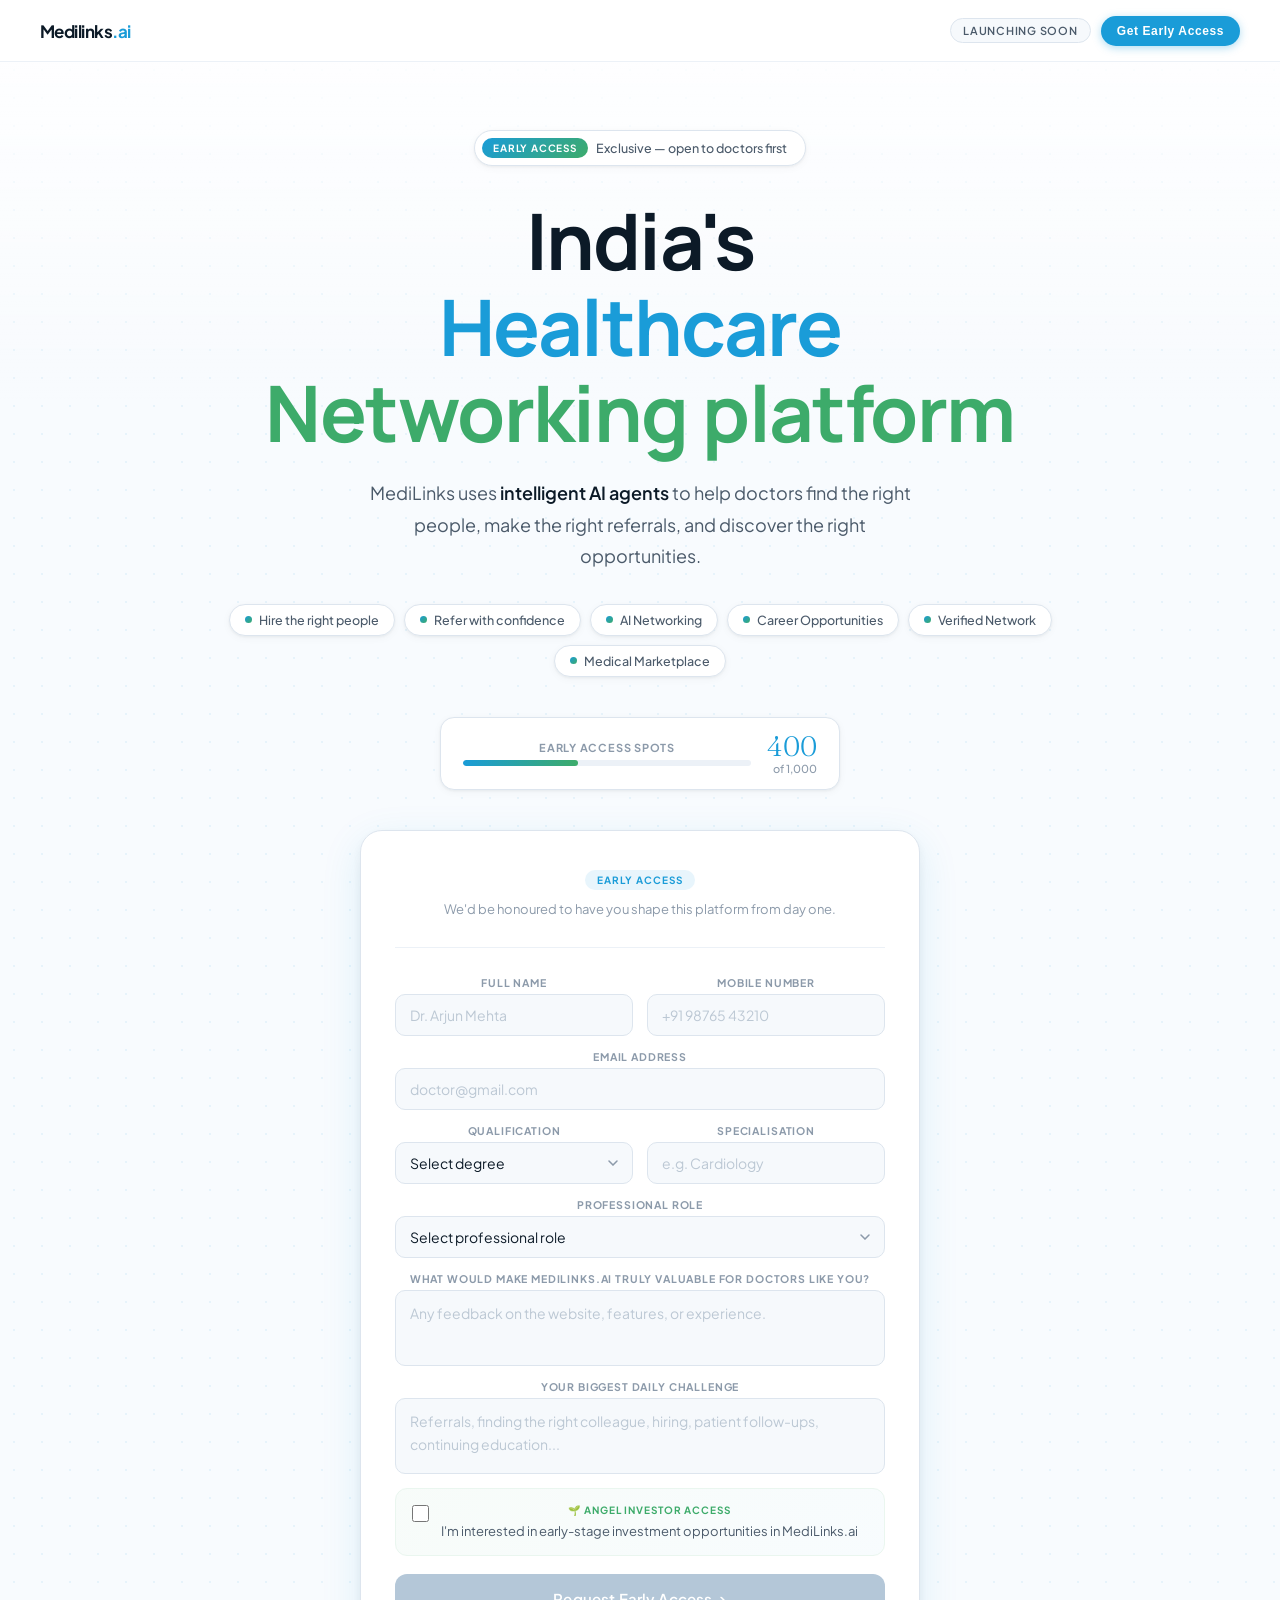
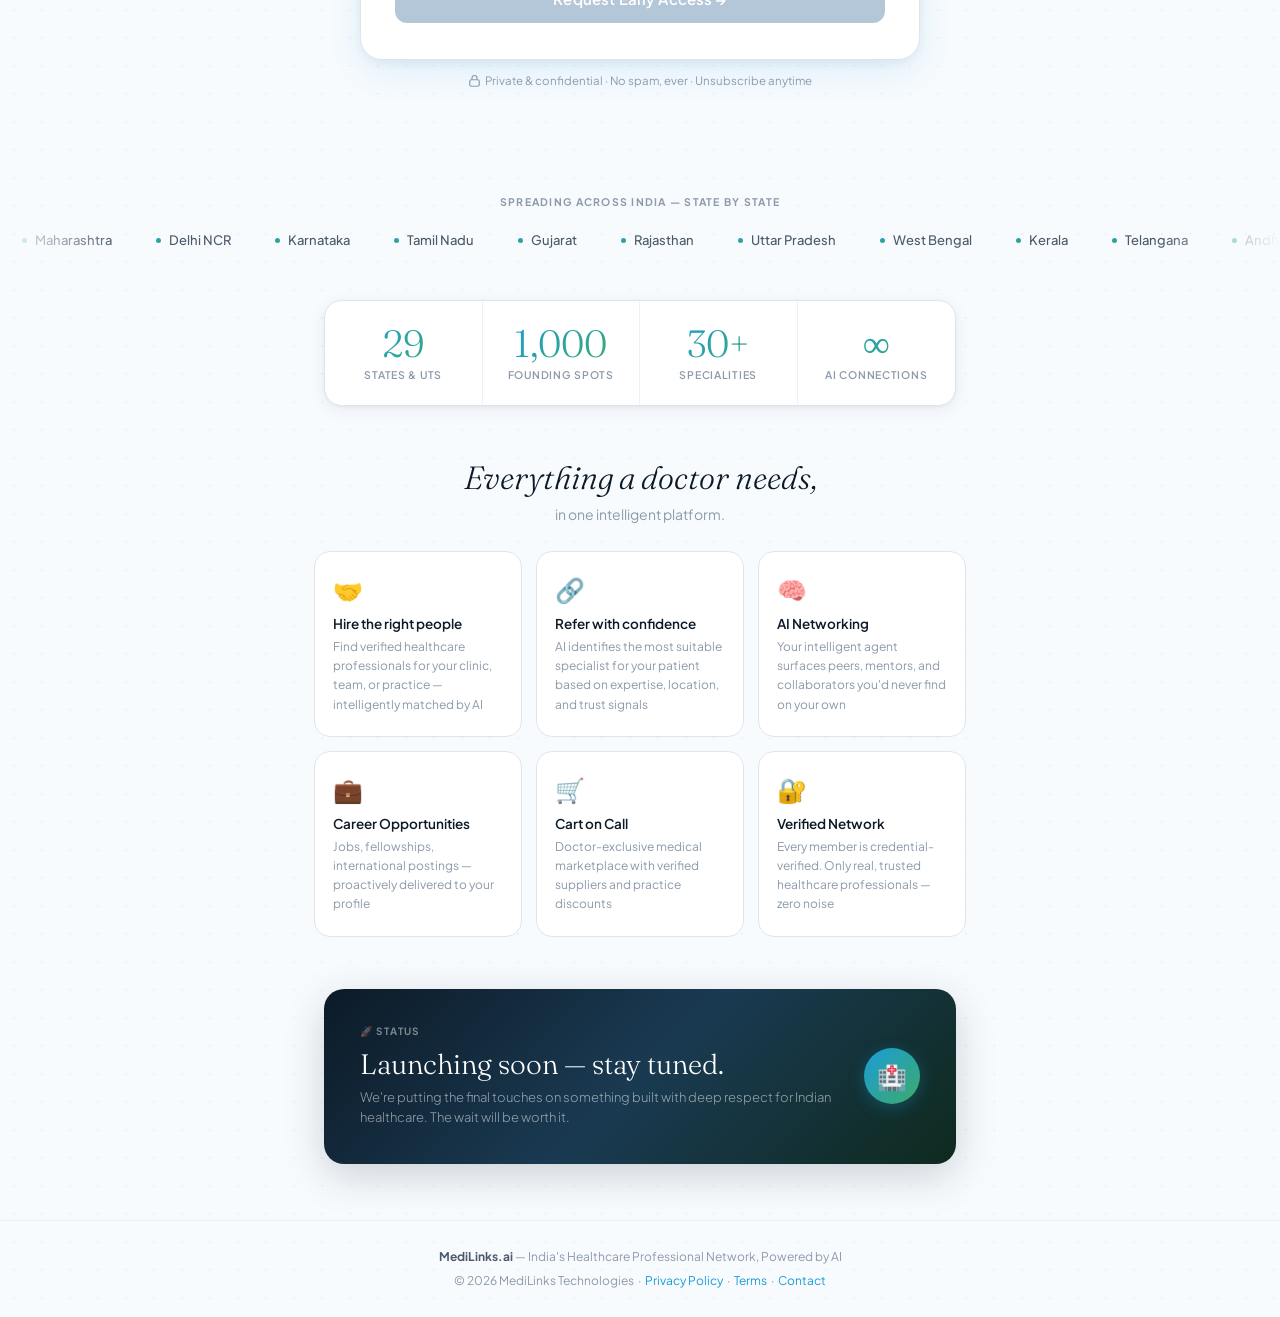
<file: index.html>
<!DOCTYPE html>
<html lang="en">
<head>
<meta charset="UTF-8"/>
<meta name="viewport" content="width=device-width, initial-scale=1.0"/>
<title>MediLinks.ai — Early Access</title>
<link rel="preconnect" href="https://fonts.googleapis.com"/>
<link rel="preconnect" href="https://fonts.gstatic.com" crossorigin/>
<link href="https://fonts.googleapis.com/css2?family=Plus+Jakarta+Sans:ital,wght@0,300;0,400;0,500;0,600;0,700;1,400&family=Fraunces:ital,opsz,wght@0,9..144,300;0,9..144,400;1,9..144,300;1,9..144,400&display=swap" rel="stylesheet"/>
<link href="https://fonts.googleapis.com/css2?family=Manrope:wght@600;700;800&display=swap" rel="stylesheet"/>
<link rel="stylesheet" href="styles.css"/>
</head>
<body>
<div class="bg-fade"></div>

<!-- ── NAV ── -->
<nav>
  <div class="nav-logo">
    <div class="nl-wordmark">Medilinks<span>.ai</span></div>
  </div>
  <div class="nav-right">
    <span class="nav-tag">Launching Soon</span>
    <button class="nav-cta" onclick="document.getElementById('formCard').scrollIntoView({behavior:'smooth'})">Get Early Access</button>
  </div>
</nav>

<!-- ── HERO ── -->
<section class="hero">

  <div class="access-pill">
    <span class="ap-badge">Early Access</span>
    <span class="ap-text">Exclusive — open to doctors first</span>
  </div>

  <h1 class="headline">
    India's<br/>
    <span class="word-blue">Healthcare</span><br/>
    <span class="word-green">Networking platform</span>
  </h1>

  <p class="hero-sub">
    MediLinks uses <b>intelligent AI agents</b> to help doctors find the right people, make the right referrals, and discover the right opportunities.
  </p>

  <div class="feat-pills">
    <span class="fp"><span class="fp-dot"></span>Hire the right people</span>
    <span class="fp"><span class="fp-dot"></span>Refer with confidence</span>
    <span class="fp"><span class="fp-dot"></span>AI Networking</span>
    <span class="fp"><span class="fp-dot"></span>Career Opportunities</span>
    <span class="fp"><span class="fp-dot"></span>Verified Network</span>
    <span class="fp"><span class="fp-dot"></span>Medical Marketplace</span>
  </div>

  <div class="scarcity">
    <div class="sc-info">
      <div class="sc-label">Early access spots</div>
      <div class="sc-bar"><div class="sc-bar-fill" id="barFill"></div></div>
    </div>
    <div class="sc-count">
      <div class="sc-big" id="countNum">400</div>
      <div class="sc-small">of 1,000</div>
    </div>
  </div>

  <!-- FORM -->
  <div class="form-outer">
    <div class="form-card" id="formCard">

      <div id="formInner">
        <div class="form-intro">
          <div class="fi-tag">Early Access</div>
          <div class="fi-note">We'd be honoured to have you shape this platform from day one.</div>
        </div>

        <div class="fgrid">
          <div class="field">
            <label class="fl">Full Name</label>
            <input type="text" id="f-name" placeholder="Dr. Arjun Mehta"/>
          </div>
          <div class="field">
            <label class="fl">Mobile Number</label>
            <input type="tel" id="f-phone" placeholder="+91 98765 43210"/>
          </div>
          <div class="field full">
            <label class="fl">Email Address</label>
            <input type="email" id="f-email" placeholder="doctor@gmail.com"/>
          </div>
          <div class="field">
            <label class="fl">Qualification</label>
            <select id="f-degree">
              <option value="" disabled selected>Select degree</option>
              <option>MBBS</option><option>MD</option><option>MS</option>
              <option>BDS</option><option>MDS</option><option>DNB</option>
              <option>DM</option><option>MCh</option><option>BHMS</option>
              <option>BAMS</option><option>Other</option>
            </select>
          </div>
          <div class="field">
            <label class="fl">Specialisation</label>
            <input type="text" id="f-spec" placeholder="e.g. Cardiology"/>
          </div>
          <div class="field full">
            <label class="fl">Professional Role</label>
            <select id="f-role">
              <option value="" disabled selected>Select professional role</option>
              <option>Resident</option>
              <option>Consultant</option>
              <option>Surgeon</option>
              <option>Clinic Owner</option>
              <option>Hospital</option>
              <option>Other</option>
            </select>
          </div>
          <div class="field full">
            <label class="fl">What would make Medilinks.ai truly valuable for doctors like you?</label>
            <textarea id="f-thoughts" placeholder="Any feedback on the website, features, or experience."></textarea>
          </div>
          <div class="field full">
            <label class="fl">Your biggest daily challenge</label>
            <textarea id="f-challenges" placeholder="Referrals, finding the right colleague, hiring, patient follow-ups, continuing education..."></textarea>
          </div>
          <label class="invest-row" id="investRow" for="f-invest">
            <input type="checkbox" id="f-invest"/>
            <span class="invest-copy">
              <strong>🌱 Angel Investor Access</strong>
              I'm interested in early-stage investment opportunities in MediLinks.ai
            </span>
          </label>
          <button class="submit-btn" id="submitBtn" onclick="handleSubmit()" disabled>Request Early Access →</button>
        </div>
      </div>

      <!-- SUCCESS -->
      <div class="success" id="successDiv">
        <div class="suc-ring">✓</div>
        <div class="suc-title">Thank you, Doctor.</div>
        <div class="suc-body">Your request has been received. We'll reach out personally before the public launch — welcome to the founding community.</div>
        <div class="suc-num">Early Member #<span id="memberNum">401</span></div>
      </div>
    </div>

    <div class="form-foot">
      <svg width="11" height="13" viewBox="0 0 11 13" fill="none"><rect x="0.75" y="5.75" width="9.5" height="6.5" rx="1.75" stroke="#8c9aaa" stroke-width="1.2"/><path d="M3 5.75V4A2.5 2.5 0 018 4v1.75" stroke="#8c9aaa" stroke-width="1.2"/></svg>
      Private &amp; confidential · No spam, ever · Unsubscribe anytime
    </div>
  </div>

</section>

<!-- ── TICKER ── -->
<div class="ticker-section">
  <div class="ticker-label">Spreading across India — state by state</div>
  <div class="ticker-outer">
    <div class="ticker-belt" id="belt"></div>
  </div>
</div>

<!-- ── STATS ── -->
<div class="stats">
  <div class="stats-card">
    <div class="sc"><div class="sc-n">29</div><div class="sc-l">States & UTs</div></div>
    <div class="sc"><div class="sc-n">1,000</div><div class="sc-l">Founding spots</div></div>
    <div class="sc"><div class="sc-n">30+</div><div class="sc-l">Specialities</div></div>
    <div class="sc"><div class="sc-n">∞</div><div class="sc-l">AI connections</div></div>
  </div>
</div>

<!-- ── FEATURES ── -->
<div class="features">
  <div class="feat-hd">Everything a doctor needs,</div>
  <div class="feat-hd-sub">in one intelligent platform.</div>
  <div class="feat-grid">
    <div class="feat">
      <div class="f-icon">🤝</div>
      <div class="f-h">Hire the right people</div>
      <div class="f-p">Find verified healthcare professionals for your clinic, team, or practice — intelligently matched by AI</div>
    </div>
    <div class="feat">
      <div class="f-icon">🔗</div>
      <div class="f-h">Refer with confidence</div>
      <div class="f-p">AI identifies the most suitable specialist for your patient based on expertise, location, and trust signals</div>
    </div>
    <div class="feat">
      <div class="f-icon">🧠</div>
      <div class="f-h">AI Networking</div>
      <div class="f-p">Your intelligent agent surfaces peers, mentors, and collaborators you'd never find on your own</div>
    </div>
    <div class="feat">
      <div class="f-icon">💼</div>
      <div class="f-h">Career Opportunities</div>
      <div class="f-p">Jobs, fellowships, international postings — proactively delivered to your profile</div>
    </div>
    <div class="feat">
      <div class="f-icon">🛒</div>
      <div class="f-h">Cart on Call</div>
      <div class="f-p">Doctor-exclusive medical marketplace with verified suppliers and practice discounts</div>
    </div>
    <div class="feat">
      <div class="f-icon">🔐</div>
      <div class="f-h">Verified Network</div>
      <div class="f-p">Every member is credential-verified. Only real, trusted healthcare professionals — zero noise</div>
    </div>
  </div>
</div>

<!-- ── LAUNCH BANNER ── -->
<div class="launch-banner">
  <div class="lb-card">
    <div class="lb-left">
      <div class="lb-tag">🚀 Status</div>
      <div class="lb-title">Launching soon — stay tuned.</div>
      <div class="lb-sub">We're putting the final touches on something built with deep respect for Indian healthcare. The wait will be worth it.</div>
    </div>
    <div class="lb-right">🏥</div>
  </div>
</div>

<!-- ── FOOTER ── -->
<footer>
  <p><strong>MediLinks.ai</strong> — India's Healthcare Professional Network, Powered by AI</p>
  <p>© 2026 MediLinks Technologies &nbsp;·&nbsp; <a href="#">Privacy Policy</a> &nbsp;·&nbsp; <a href="#">Terms</a> &nbsp;·&nbsp; <a href="mailto:medilinksai.platform@gmail.com">Contact</a></p>
</footer>

<script src="script.js"></script>
</body>
</html>
</file>
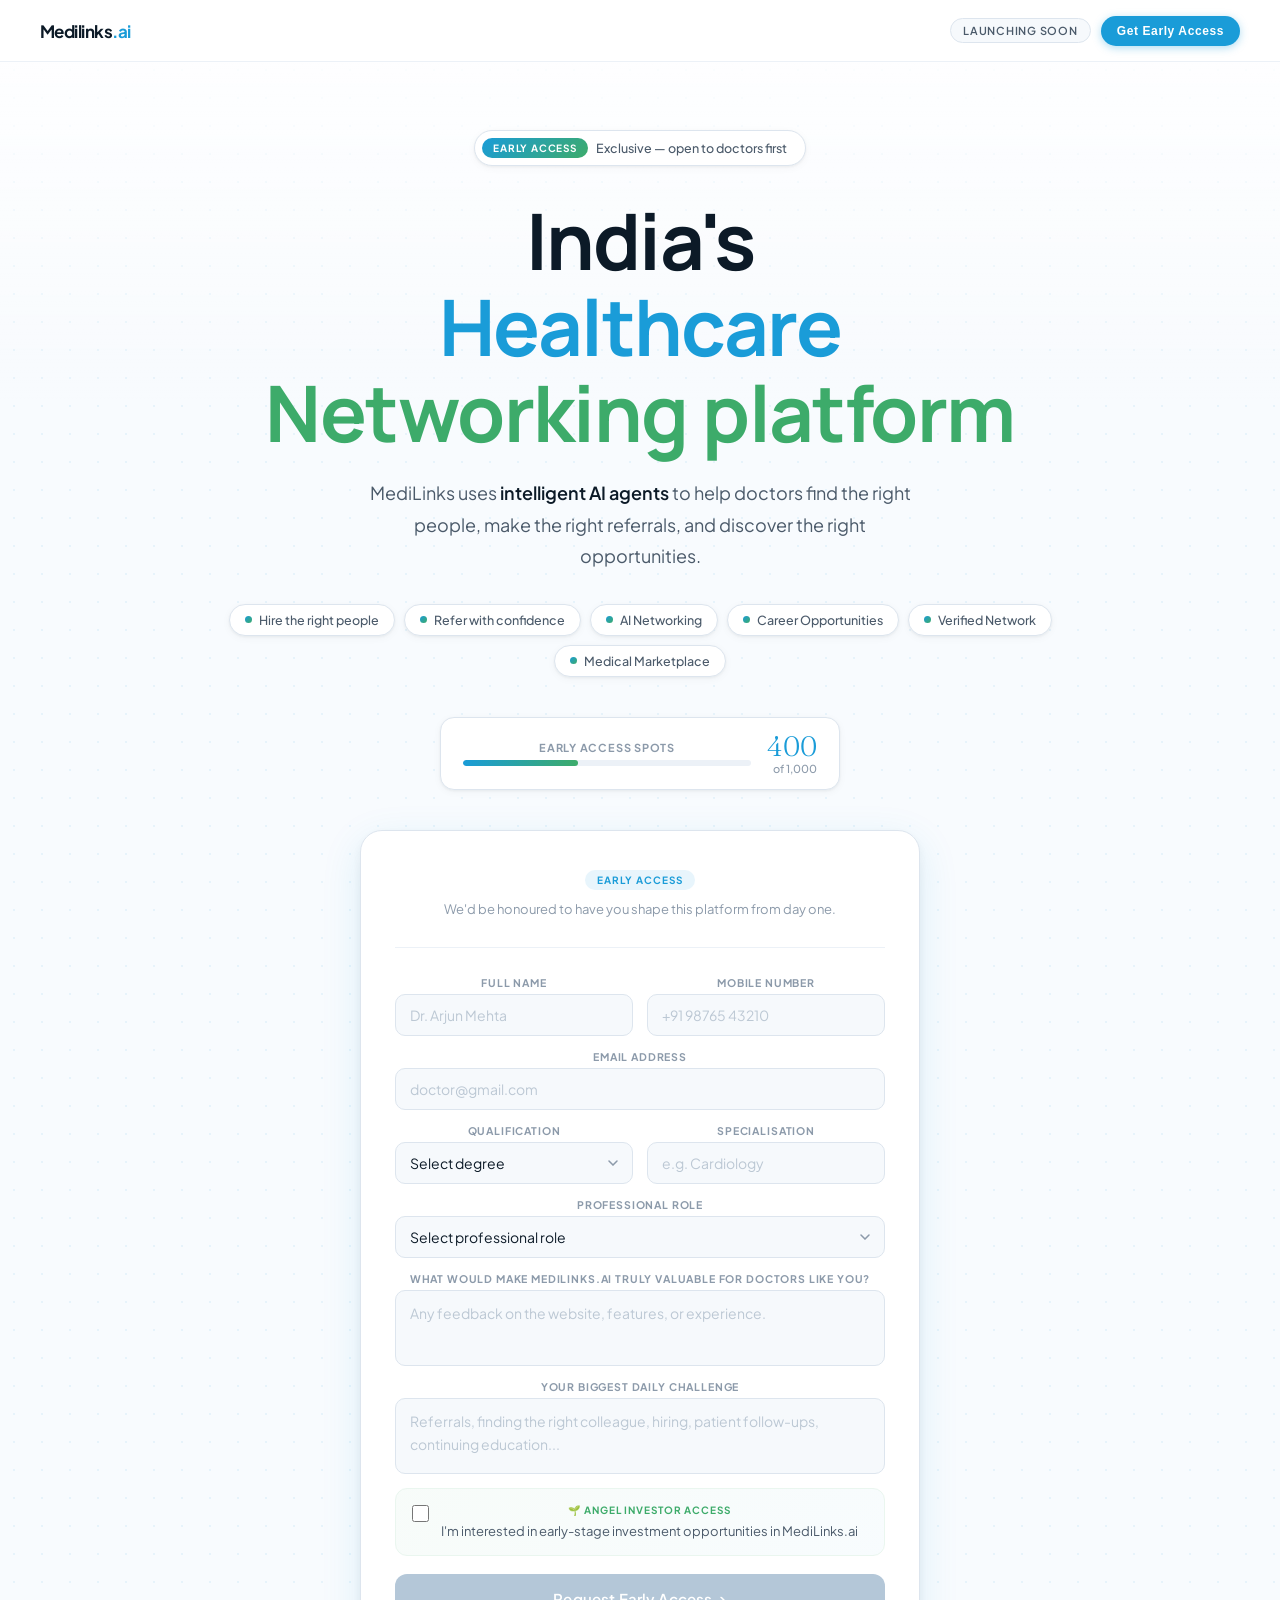
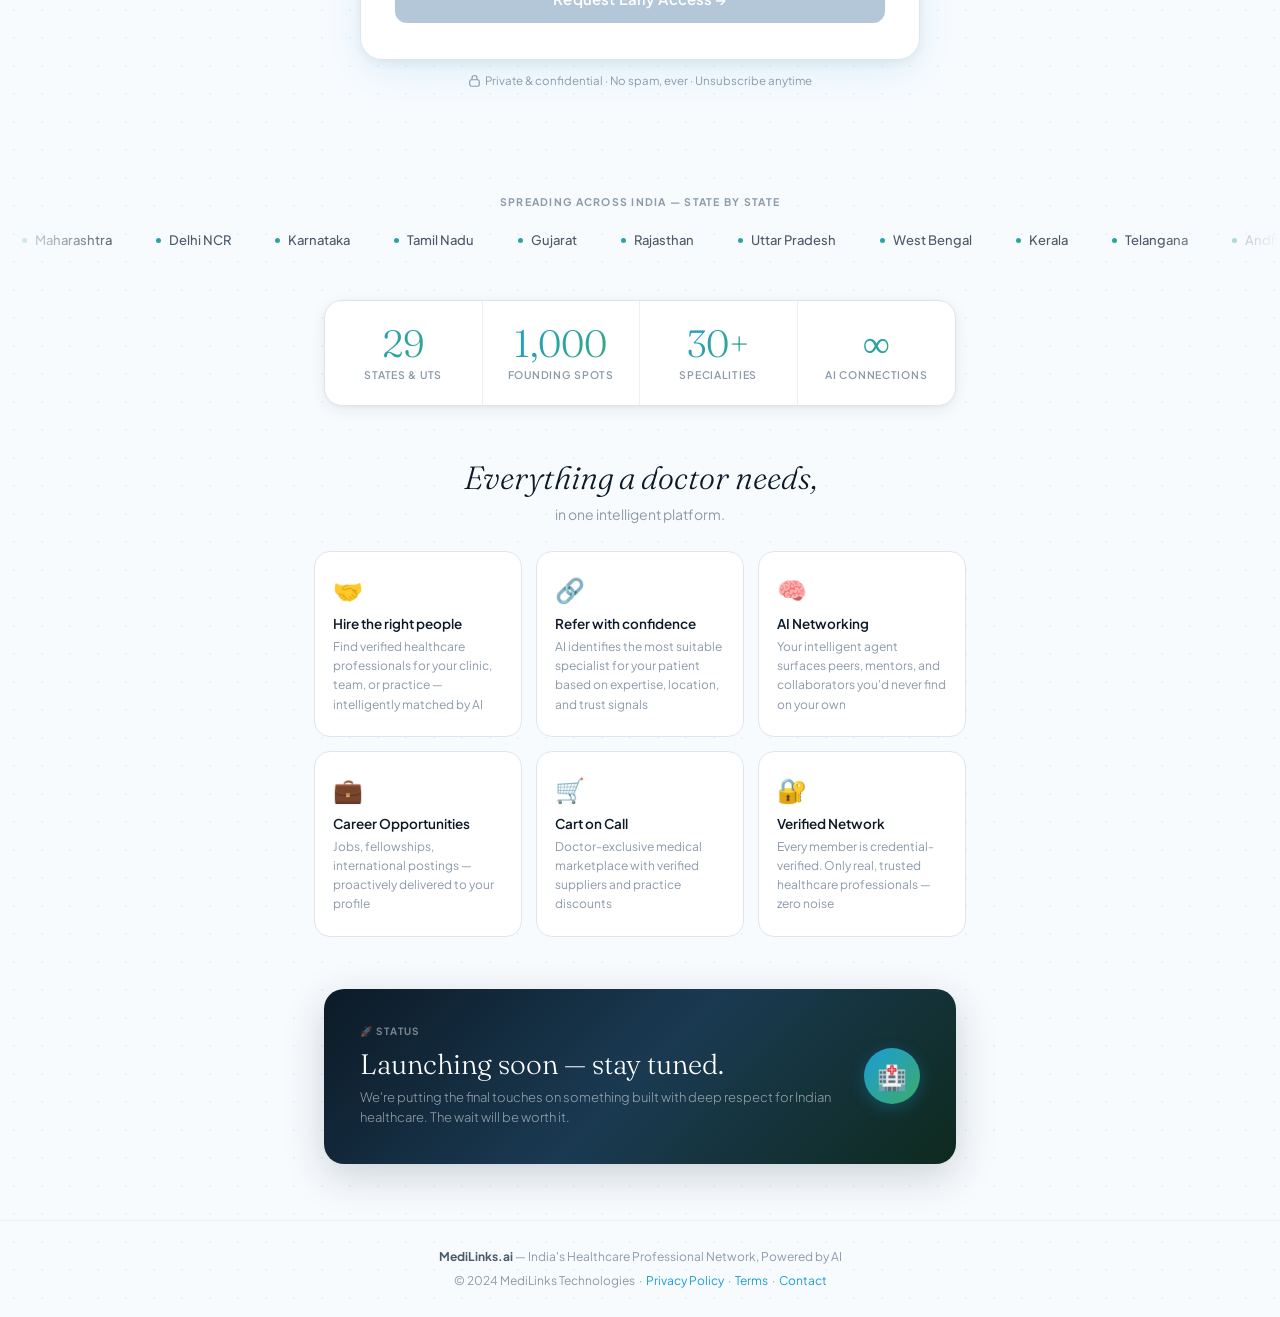
<file: early_page_access.html>
<!DOCTYPE html>
<html lang="en">
<head>
<meta charset="UTF-8"/>
<meta name="viewport" content="width=device-width, initial-scale=1.0"/>
<title>MediLinks.ai — Early Access</title>
<link rel="preconnect" href="https://fonts.googleapis.com"/>
<link rel="preconnect" href="https://fonts.gstatic.com" crossorigin/>
<link href="https://fonts.googleapis.com/css2?family=Plus+Jakarta+Sans:ital,wght@0,300;0,400;0,500;0,600;0,700;1,400&family=Fraunces:ital,opsz,wght@0,9..144,300;0,9..144,400;1,9..144,300;1,9..144,400&display=swap" rel="stylesheet"/>
<link href="https://fonts.googleapis.com/css2?family=Manrope:wght@600;700;800&display=swap" rel="stylesheet"/>
<link rel="stylesheet" href="styles.css"/>
</head>
<body>
<div class="bg-fade"></div>

<!-- ── NAV ── -->
<nav>
  <div class="nav-logo">
    <div class="nl-wordmark">Medilinks<span>.ai</span></div>
  </div>
  <div class="nav-right">
    <span class="nav-tag">Launching Soon</span>
    <button class="nav-cta" onclick="document.getElementById('formCard').scrollIntoView({behavior:'smooth'})">Get Early Access</button>
  </div>
</nav>

<!-- ── HERO ── -->
<section class="hero">

  <div class="access-pill">
    <span class="ap-badge">Early Access</span>
    <span class="ap-text">Exclusive — open to doctors first</span>
  </div>

  <h1 class="headline">
    India's<br/>
    <span class="word-blue">Healthcare</span><br/>
    <span class="word-green">Networking platform</span>
  </h1>

  <p class="hero-sub">
    MediLinks uses <b>intelligent AI agents</b> to help doctors find the right people, make the right referrals, and discover the right opportunities.
  </p>

  <div class="feat-pills">
    <span class="fp"><span class="fp-dot"></span>Hire the right people</span>
    <span class="fp"><span class="fp-dot"></span>Refer with confidence</span>
    <span class="fp"><span class="fp-dot"></span>AI Networking</span>
    <span class="fp"><span class="fp-dot"></span>Career Opportunities</span>
    <span class="fp"><span class="fp-dot"></span>Verified Network</span>
    <span class="fp"><span class="fp-dot"></span>Medical Marketplace</span>
  </div>

  <div class="scarcity">
    <div class="sc-info">
      <div class="sc-label">Early access spots</div>
      <div class="sc-bar"><div class="sc-bar-fill" id="barFill"></div></div>
    </div>
    <div class="sc-count">
      <div class="sc-big" id="countNum">400</div>
      <div class="sc-small">of 1,000</div>
    </div>
  </div>

  <!-- FORM -->
  <div class="form-outer">
    <div class="form-card" id="formCard">

      <div id="formInner">
        <div class="form-intro">
          <div class="fi-tag">Early Access</div>
          <div class="fi-note">We'd be honoured to have you shape this platform from day one.</div>
        </div>

        <div class="fgrid">
          <div class="field">
            <label class="fl">Full Name</label>
            <input type="text" id="f-name" placeholder="Dr. Arjun Mehta"/>
          </div>
          <div class="field">
            <label class="fl">Mobile Number</label>
            <input type="tel" id="f-phone" placeholder="+91 98765 43210"/>
          </div>
          <div class="field full">
            <label class="fl">Email Address</label>
            <input type="email" id="f-email" placeholder="doctor@gmail.com"/>
          </div>
          <div class="field">
            <label class="fl">Qualification</label>
            <select id="f-degree">
              <option value="" disabled selected>Select degree</option>
              <option>MBBS</option><option>MD</option><option>MS</option>
              <option>BDS</option><option>MDS</option><option>DNB</option>
              <option>DM</option><option>MCh</option><option>BHMS</option>
              <option>BAMS</option><option>Other</option>
            </select>
          </div>
          <div class="field">
            <label class="fl">Specialisation</label>
            <input type="text" id="f-spec" placeholder="e.g. Cardiology"/>
          </div>
          <div class="field full">
            <label class="fl">Professional Role</label>
            <select id="f-role">
              <option value="" disabled selected>Select professional role</option>
              <option>Resident</option>
              <option>Consultant</option>
              <option>Surgeon</option>
              <option>Clinic Owner</option>
              <option>Hospital</option>
              <option>Other</option>
            </select>
          </div>
          <div class="field full">
            <label class="fl">What would make Medilinks.ai truly valuable for doctors like you?</label>
            <textarea id="f-thoughts" placeholder="Any feedback on the website, features, or experience."></textarea>
          </div>
          <div class="field full">
            <label class="fl">Your biggest daily challenge</label>
            <textarea id="f-challenges" placeholder="Referrals, finding the right colleague, hiring, patient follow-ups, continuing education..."></textarea>
          </div>
          <label class="invest-row" id="investRow" for="f-invest">
            <input type="checkbox" id="f-invest"/>
            <span class="invest-copy">
              <strong>🌱 Angel Investor Access</strong>
              I'm interested in early-stage investment opportunities in MediLinks.ai
            </span>
          </label>
          <button class="submit-btn" id="submitBtn" onclick="handleSubmit()" disabled>Request Early Access →</button>
        </div>
      </div>

      <!-- SUCCESS -->
      <div class="success" id="successDiv">
        <div class="suc-ring">✓</div>
        <div class="suc-title">Thank you, Doctor.</div>
        <div class="suc-body">Your request has been received. We'll reach out personally before the public launch — welcome to the founding community.</div>
        <div class="suc-num">Early Member #<span id="memberNum">401</span></div>
      </div>
    </div>

    <div class="form-foot">
      <svg width="11" height="13" viewBox="0 0 11 13" fill="none"><rect x="0.75" y="5.75" width="9.5" height="6.5" rx="1.75" stroke="#8c9aaa" stroke-width="1.2"/><path d="M3 5.75V4A2.5 2.5 0 018 4v1.75" stroke="#8c9aaa" stroke-width="1.2"/></svg>
      Private &amp; confidential · No spam, ever · Unsubscribe anytime
    </div>
  </div>

</section>

<!-- ── TICKER ── -->
<div class="ticker-section">
  <div class="ticker-label">Spreading across India — state by state</div>
  <div class="ticker-outer">
    <div class="ticker-belt" id="belt"></div>
  </div>
</div>

<!-- ── STATS ── -->
<div class="stats">
  <div class="stats-card">
    <div class="sc"><div class="sc-n">29</div><div class="sc-l">States & UTs</div></div>
    <div class="sc"><div class="sc-n">1,000</div><div class="sc-l">Founding spots</div></div>
    <div class="sc"><div class="sc-n">30+</div><div class="sc-l">Specialities</div></div>
    <div class="sc"><div class="sc-n">∞</div><div class="sc-l">AI connections</div></div>
  </div>
</div>

<!-- ── FEATURES ── -->
<div class="features">
  <div class="feat-hd">Everything a doctor needs,</div>
  <div class="feat-hd-sub">in one intelligent platform.</div>
  <div class="feat-grid">
    <div class="feat">
      <div class="f-icon">🤝</div>
      <div class="f-h">Hire the right people</div>
      <div class="f-p">Find verified healthcare professionals for your clinic, team, or practice — intelligently matched by AI</div>
    </div>
    <div class="feat">
      <div class="f-icon">🔗</div>
      <div class="f-h">Refer with confidence</div>
      <div class="f-p">AI identifies the most suitable specialist for your patient based on expertise, location, and trust signals</div>
    </div>
    <div class="feat">
      <div class="f-icon">🧠</div>
      <div class="f-h">AI Networking</div>
      <div class="f-p">Your intelligent agent surfaces peers, mentors, and collaborators you'd never find on your own</div>
    </div>
    <div class="feat">
      <div class="f-icon">💼</div>
      <div class="f-h">Career Opportunities</div>
      <div class="f-p">Jobs, fellowships, international postings — proactively delivered to your profile</div>
    </div>
    <div class="feat">
      <div class="f-icon">🛒</div>
      <div class="f-h">Cart on Call</div>
      <div class="f-p">Doctor-exclusive medical marketplace with verified suppliers and practice discounts</div>
    </div>
    <div class="feat">
      <div class="f-icon">🔐</div>
      <div class="f-h">Verified Network</div>
      <div class="f-p">Every member is credential-verified. Only real, trusted healthcare professionals — zero noise</div>
    </div>
  </div>
</div>

<!-- ── LAUNCH BANNER ── -->
<div class="launch-banner">
  <div class="lb-card">
    <div class="lb-left">
      <div class="lb-tag">🚀 Status</div>
      <div class="lb-title">Launching soon — stay tuned.</div>
      <div class="lb-sub">We're putting the final touches on something built with deep respect for Indian healthcare. The wait will be worth it.</div>
    </div>
    <div class="lb-right">🏥</div>
  </div>
</div>

<!-- ── FOOTER ── -->
<footer>
  <p><strong>MediLinks.ai</strong> — India's Healthcare Professional Network, Powered by AI</p>
  <p>© 2024 MediLinks Technologies &nbsp;·&nbsp; <a href="#">Privacy Policy</a> &nbsp;·&nbsp; <a href="#">Terms</a> &nbsp;·&nbsp; <a href="#">Contact</a></p>
</footer>

<script src="script.js"></script>
</body>
</html>
</file>
<file: styles.css>
*,*::before,*::after{box-sizing:border-box;margin:0;padding:0}
:root{
  --blue:#1a9cd8;
  --blue-mid:#1585be;
  --blue-light:#e8f5fc;
  --blue-faint:#f0f9ff;
  --green:#3dab6a;
  --green-light:#eaf6ef;
  --text:#0c1a27;
  --text-2:#4b5a6a;
  --text-3:#8c9aaa;
  --border:#dde5ee;
  --border-light:#ecf1f7;
  --bg:#f6f9fc;
  --white:#ffffff;
  --shadow-sm:0 1px 3px rgba(12,26,39,0.06),0 2px 8px rgba(12,26,39,0.04);
  --shadow-md:0 4px 16px rgba(12,26,39,0.07),0 1px 4px rgba(12,26,39,0.05);
  --shadow-lg:0 12px 40px rgba(26,156,216,0.12),0 4px 12px rgba(12,26,39,0.06);
}
html,body{
  min-height:100vh;background:var(--white);
  color:var(--text);font-family:'Plus Jakarta Sans',sans-serif;
  -webkit-font-smoothing:antialiased;overflow-x:hidden;
}

body{
  background-image:radial-gradient(circle,rgba(26,156,216,0.08) 1px,transparent 1px);
  background-size:28px 28px;
  background-color:#f8fbfe;
}

.bg-fade{
  position:fixed;top:0;left:0;right:0;height:400px;pointer-events:none;z-index:0;
  background:linear-gradient(180deg,rgba(255,255,255,0.95) 0%,transparent 100%);
}

nav{
  position:fixed;top:0;left:0;right:0;z-index:100;
  background:rgba(255,255,255,0.92);backdrop-filter:blur(20px);
  border-bottom:1px solid var(--border-light);
  padding:0 40px;height:62px;
  display:flex;align-items:center;justify-content:space-between;
}
.nav-logo{display:flex;align-items:center;gap:0}
.nl-wordmark{font-size:17px;font-weight:700;letter-spacing:-0.03em;color:var(--text)}
.nl-wordmark span{color:var(--blue)}
.nl-wordmark sup{font-size:9px;font-weight:600;color:var(--text-3);letter-spacing:0.02em;vertical-align:super}
.nav-right{display:flex;align-items:center;gap:10px}
.nav-tag{
  font-size:11px;font-weight:600;letter-spacing:0.07em;text-transform:uppercase;
  color:var(--text-2);background:var(--bg);border:1px solid var(--border);
  padding:5px 12px;border-radius:100px;
}
.nav-cta{
  font-size:12px;font-weight:600;letter-spacing:0.05em;
  color:white;background:var(--blue);
  border:none;padding:8px 16px;border-radius:100px;cursor:pointer;
  box-shadow:0 2px 8px rgba(26,156,216,0.35);
  transition:background 0.2s,transform 0.15s;
}
.nav-cta:hover{background:var(--blue-mid);transform:translateY(-1px)}

.hero{
  position:relative;z-index:1;
  padding:130px 24px 60px;
  display:flex;flex-direction:column;align-items:center;
  text-align:center;
  max-width:1000px;margin:0 auto;
}

.access-pill{
  display:inline-flex;align-items:center;gap:8px;
  background:var(--white);border:1px solid var(--border);
  padding:7px 18px 7px 7px;border-radius:100px;
  margin-bottom:32px;
  box-shadow:var(--shadow-sm);
  opacity:0;animation:rise 0.6s ease 0.05s forwards;
}
.ap-badge{
  background:linear-gradient(135deg,var(--blue),var(--green));
  color:white;font-size:10px;font-weight:700;letter-spacing:0.08em;text-transform:uppercase;
  padding:4px 11px;border-radius:100px;
}
.ap-text{font-size:12.5px;font-weight:500;color:var(--text-2)}

.headline{
  font-family:'Manrope','Plus Jakarta Sans',sans-serif;
  font-weight:700;font-style:normal;
  font-size:clamp(40px,7vw,78px);
  line-height:1.1;letter-spacing:-0.02em;
  color:var(--text);
  max-width:780px;margin-bottom:22px;
  opacity:0;animation:rise 0.8s ease 0.15s forwards;
}
.headline .word-blue{color:var(--blue);font-style:normal;font-weight:700}
.headline .word-green{color:var(--green);font-style:normal;font-weight:700}

.hero-sub{
  font-size:clamp(15px,2vw,18px);
  color:var(--text-2);font-weight:400;line-height:1.75;
  max-width:560px;margin:0 auto 32px;
  opacity:0;animation:rise 0.7s ease 0.3s forwards;
}
.hero-sub b{color:var(--text);font-weight:600}

.feat-pills{
  display:flex;flex-wrap:wrap;justify-content:center;gap:9px;
  margin-bottom:40px;
  opacity:0;animation:rise 0.6s ease 0.42s forwards;
}
.fp{
  display:inline-flex;align-items:center;gap:7px;
  font-size:12.5px;font-weight:500;color:var(--text-2);
  background:var(--white);border:1px solid var(--border);
  border-radius:100px;padding:7px 15px;
  box-shadow:var(--shadow-sm);
  transition:border-color 0.2s,transform 0.15s;
}
.fp:hover{border-color:var(--blue);transform:translateY(-1px)}
.fp-dot{
  width:7px;height:7px;border-radius:50%;
  background:linear-gradient(135deg,var(--blue),var(--green));flex-shrink:0;
}

.scarcity{
  display:flex;align-items:center;gap:16px;
  background:var(--white);border:1px solid var(--border);
  border-radius:14px;padding:14px 22px;
  max-width:400px;width:100%;margin:0 auto 40px;
  box-shadow:var(--shadow-sm);
  opacity:0;animation:rise 0.6s ease 0.52s forwards;
}
.sc-info{flex:1}
.sc-label{font-size:11px;font-weight:700;letter-spacing:0.07em;text-transform:uppercase;color:var(--text-3);margin-bottom:6px}
.sc-bar{height:6px;background:var(--border-light);border-radius:100px;overflow:hidden}
.sc-bar-fill{height:100%;width:0;background:linear-gradient(90deg,var(--blue),var(--green));border-radius:100px;transition:width 1.4s cubic-bezier(.4,0,.2,1)}
.sc-count{text-align:right;flex-shrink:0}
.sc-big{font-family:'Fraunces',serif;font-size:28px;font-weight:300;color:var(--blue);line-height:1}
.sc-small{font-size:11px;color:var(--text-3);font-weight:500;margin-top:2px}

.form-outer{
  width:100%;max-width:560px;margin:0 auto;
  opacity:0;animation:rise 0.9s ease 0.62s forwards;
}
.form-card{
  background:var(--white);
  border:1px solid var(--border);
  border-radius:22px;padding:36px 34px;
  box-shadow:var(--shadow-lg);
}
.form-intro{
  margin-bottom:28px;
  padding-bottom:16px;
  border-bottom:1px solid var(--border-light);
}
.fi-tag{
  display:inline-block;
  font-size:10px;
  font-weight:700;
  letter-spacing:0.1em;
  text-transform:uppercase;
  color:var(--blue);
  background:var(--blue-light);
  padding:4px 12px;
  border-radius:100px;
  margin-bottom:10px;
}
.form-status-top{
  display:flex;
  align-items:center;
  justify-content:space-between;
  gap:14px;
  margin-bottom:10px;
}
.fi-title{
  font-size:20px;
  font-weight:700;
  letter-spacing:-0.02em;
  color:#184b98;
  line-height:1.1;
  margin-bottom:6px;
}
.fi-sub{font-size:13px;color:#5a6778;font-weight:500;line-height:1.45}
.fi-note{
  font-size:13px;
  color:var(--text-3);
  line-height:1.5;
  margin-bottom:12px;
}
.form-progress-badge{
  min-width:96px;
  background:linear-gradient(180deg,#eef5ff 0%,#dceafb 100%);
  border:1px solid #abc8ea;
  border-radius:16px;
  padding:10px 10px 9px;
  text-align:center;
  flex-shrink:0;
  box-shadow:0 6px 16px rgba(36,94,168,0.12), inset 0 1px 0 rgba(255,255,255,0.65);
}
.fpb-value{
  font-size:44px;
  font-weight:800;
  color:#1f4f99;
  line-height:1;
  letter-spacing:-0.03em;
  margin-bottom:2px;
}
.fpb-label{
  font-size:12px;
  font-weight:700;
  letter-spacing:0.12em;
  text-transform:uppercase;
  color:#4e6381;
}
.form-progress-track{
  width:100%;
  height:10px;
  background:#d8e2f0;
  border-radius:100px;
  overflow:hidden;
}
.form-progress-fill{
  width:0%;
  height:100%;
  background:linear-gradient(90deg,#4f7bc1,#6ea4df);
  border-radius:100px;
  transition:width 0.2s ease;
}

.fgrid{display:grid;grid-template-columns:1fr 1fr;gap:14px}
.field{display:flex;flex-direction:column;gap:5px}
.field.full{grid-column:1/-1}
.fl{font-size:10.5px;font-weight:700;letter-spacing:0.08em;text-transform:uppercase;color:var(--text-3)}

input,select,textarea{
  width:100%;
  border:1.5px solid var(--border);border-radius:10px;
  padding:11px 14px;
  font-family:'Plus Jakarta Sans',sans-serif;font-size:14px;font-weight:400;
  color:var(--text);background:var(--bg);
  outline:none;
  transition:border-color 0.2s,box-shadow 0.2s,background 0.2s;
  -webkit-appearance:none;appearance:none;
}
select{
  cursor:pointer;
  background-image:url("data:image/svg+xml,%3Csvg width='10' height='6' viewBox='0 0 10 6' fill='none' xmlns='http://www.w3.org/2000/svg'%3E%3Cpath d='M1 1L5 5L9 1' stroke='%238c9aaa' stroke-width='1.5' stroke-linecap='round'/%3E%3C/svg%3E");
  background-repeat:no-repeat;background-position:right 14px center;background-color:var(--bg);
  padding-right:38px;
}
select option{background:#fff;color:var(--text)}
textarea{resize:none;line-height:1.6;min-height:76px}
input::placeholder,textarea::placeholder{color:#bcc8d4}
input:focus,select:focus,textarea:focus{
  border-color:var(--blue);background:var(--white);
  box-shadow:0 0 0 3px rgba(26,156,216,0.09);
}

.invest-row{
  grid-column:1/-1;
  display:flex;align-items:flex-start;gap:12px;
  padding:14px 16px;
  border:1.5px solid var(--green-light);
  background:linear-gradient(135deg,rgba(61,171,106,0.04),rgba(26,156,216,0.03));
  border-radius:12px;cursor:pointer;
  transition:border-color 0.2s;
}
.invest-row:hover{border-color:rgba(61,171,106,0.4)}
.invest-row input[type=checkbox]{
  width:17px;height:17px;min-width:17px;border-radius:5px;
  border:1.5px solid rgba(61,171,106,0.35);
  background:white;cursor:pointer;
  -webkit-appearance:checkbox;
  appearance:auto;
  accent-color:var(--green);padding:0;margin-top:2px;
}
.invest-copy{cursor:pointer;font-size:13px;color:var(--text-2);line-height:1.55}
.invest-copy strong{
  display:block;font-size:10px;font-weight:700;letter-spacing:0.09em;text-transform:uppercase;
  color:var(--green);margin-bottom:2px;
}

.invest-row.active{
  border-color:rgba(61,171,106,0.7);
  box-shadow:0 0 0 3px rgba(61,171,106,0.12);
}

.submit-btn{
  grid-column:1/-1;width:100%;
  background:linear-gradient(135deg,var(--blue) 0%,#119ace 60%,var(--green) 100%);
  color:white;border:none;border-radius:12px;
  padding:15px 28px;margin-top:4px;
  font-family:'Plus Jakarta Sans',sans-serif;
  font-size:15px;font-weight:600;letter-spacing:0.01em;
  cursor:pointer;
  box-shadow:0 4px 18px rgba(26,156,216,0.32);
  transition:transform 0.15s,box-shadow 0.2s;
}
.submit-btn:hover{transform:translateY(-1px);box-shadow:0 6px 26px rgba(26,156,216,0.42)}
.submit-btn:active{transform:scale(0.99)}
.submit-btn:disabled{
  cursor:not-allowed;
  transform:none;
  background:linear-gradient(135deg,#9fb8ce,#9fb8ce);
  box-shadow:none;
  opacity:0.78;
}

.form-foot{
  margin-top:14px;text-align:center;
  font-size:11.5px;color:var(--text-3);
  display:flex;align-items:center;justify-content:center;gap:5px;line-height:1;
}

.success{
  display:none;flex-direction:column;align-items:center;
  padding:52px 24px;text-align:center;gap:14px;
}
.suc-ring{
  width:64px;height:64px;border-radius:50%;
  background:linear-gradient(135deg,var(--blue),var(--green));
  display:flex;align-items:center;justify-content:center;
  color:white;font-size:26px;font-weight:300;
  box-shadow:0 4px 24px rgba(26,156,216,0.28);
}
.suc-title{
  font-family:'Fraunces',serif;font-weight:300;font-style:italic;
  font-size:26px;color:var(--text);
}
.suc-body{font-size:14px;color:var(--text-2);max-width:300px;line-height:1.75}
.suc-num{
  background:var(--blue-faint);border:1px solid rgba(26,156,216,0.2);
  border-radius:100px;padding:8px 22px;
  font-size:13px;font-weight:600;color:var(--blue);
}

.ticker-section{
  position:relative;z-index:1;padding:48px 0 0;
  opacity:0;animation:rise 0.6s ease 1.1s forwards;
}
.ticker-label{
  text-align:center;font-size:10.5px;font-weight:700;
  letter-spacing:0.12em;text-transform:uppercase;
  color:var(--text-3);margin-bottom:16px;
}
.ticker-outer{
  overflow:hidden;
  mask:linear-gradient(90deg,transparent,black 120px,black calc(100% - 120px),transparent);
  -webkit-mask:linear-gradient(90deg,transparent,black 120px,black calc(100% - 120px),transparent);
}
.ticker-belt{display:flex;white-space:nowrap;width:max-content;animation:belt 32s linear infinite}
.ti{
  display:inline-flex;align-items:center;gap:8px;
  padding:8px 22px;font-size:13px;font-weight:500;color:var(--text-2);
}
.ti-pip{width:5px;height:5px;border-radius:50%;background:linear-gradient(135deg,var(--blue),var(--green));flex-shrink:0}
@keyframes belt{0%{transform:translateX(0)}100%{transform:translateX(-50%)}}

.stats{
  position:relative;z-index:1;
  max-width:680px;margin:0 auto;padding:44px 24px 0;
  opacity:0;animation:rise 0.7s ease 1.2s forwards;
}
.stats-card{
  display:grid;grid-template-columns:repeat(4,1fr);
  background:var(--white);border:1px solid var(--border);
  border-radius:18px;overflow:hidden;
  box-shadow:var(--shadow-md);
}
.sc{
  padding:24px 16px;text-align:center;
  border-right:1px solid var(--border-light);
}
.sc:last-child{border-right:none}
.sc-n{
  font-family:'Fraunces',serif;font-weight:300;
  font-size:clamp(26px,3.5vw,38px);line-height:1;
  background:linear-gradient(135deg,var(--blue),var(--green));
  -webkit-background-clip:text;-webkit-text-fill-color:transparent;background-clip:text;
  margin-bottom:5px;
}
.sc-l{font-size:10.5px;color:var(--text-3);font-weight:600;letter-spacing:0.07em;text-transform:uppercase}

.features{
  position:relative;z-index:1;
  max-width:700px;margin:0 auto;padding:52px 24px 0;
  opacity:0;animation:rise 0.7s ease 1.3s forwards;
}
.feat-hd{
  text-align:center;
  font-family:'Fraunces',serif;font-weight:300;font-style:italic;
  font-size:clamp(22px,3.5vw,32px);color:var(--text);
  margin-bottom:8px;
}
.feat-hd-sub{text-align:center;font-size:14px;color:var(--text-3);margin-bottom:28px}
.feat-grid{display:grid;grid-template-columns:repeat(3,1fr);gap:14px}
.feat{
  background:var(--white);border:1px solid var(--border);
  border-radius:16px;padding:22px 18px;
  transition:transform 0.2s,box-shadow 0.2s,border-color 0.2s;
}
.feat:hover{transform:translateY(-3px);box-shadow:var(--shadow-lg);border-color:rgba(26,156,216,0.2)}
.f-icon{font-size:24px;margin-bottom:10px}
.f-h{font-size:13.5px;font-weight:600;color:var(--text);margin-bottom:5px}
.f-p{font-size:12px;color:var(--text-3);line-height:1.6}

.launch-banner{
  position:relative;z-index:1;
  max-width:680px;margin:52px auto 0;padding:0 24px;
  opacity:0;animation:rise 0.6s ease 1.4s forwards;
}
.lb-card{
  background:linear-gradient(135deg,#0c1a27 0%,#1a3a52 50%,#0e2a1e 100%);
  border-radius:20px;padding:36px;
  display:flex;align-items:center;justify-content:space-between;gap:24px;
  box-shadow:0 12px 40px rgba(12,26,39,0.18);
}
.lb-left .lb-tag{
  font-size:10px;font-weight:700;letter-spacing:0.12em;text-transform:uppercase;
  color:rgba(255,255,255,0.45);margin-bottom:10px;
}
.lb-title{
  font-family:'Fraunces',serif;font-weight:300;
  font-size:clamp(20px,3vw,28px);color:white;margin-bottom:6px;
}
.lb-sub{font-size:13px;color:rgba(255,255,255,0.55);font-weight:300;line-height:1.6}
.lb-right{
  flex-shrink:0;
  width:56px;height:56px;border-radius:50%;
  background:linear-gradient(135deg,var(--blue),var(--green));
  display:flex;align-items:center;justify-content:center;
  font-size:24px;
  box-shadow:0 4px 16px rgba(26,156,216,0.3);
  animation:pulse-ring 2.5s ease infinite;
}
@keyframes pulse-ring{
  0%,100%{box-shadow:0 4px 16px rgba(26,156,216,0.3),0 0 0 0 rgba(26,156,216,0.3)}
  50%{box-shadow:0 4px 16px rgba(26,156,216,0.3),0 0 0 10px rgba(26,156,216,0)}
}

footer{
  position:relative;z-index:1;
  margin-top:56px;padding:24px;
  border-top:1px solid var(--border-light);
  text-align:center;font-size:12px;color:var(--text-3);line-height:2;
}
footer strong{color:var(--text-2)}
footer a{color:var(--blue);text-decoration:none}

@keyframes rise{from{opacity:0;transform:translateY(20px)}to{opacity:1;transform:translateY(0)}}

@media (max-width:768px){
  nav{padding:0 16px;height:58px}
  .nav-tag{display:none}
  .nav-cta{padding:7px 12px;font-size:11px}
  .hero{padding:96px 16px 44px}
  .headline{font-size:clamp(34px,9vw,52px)}
  .hero-sub{line-height:1.6;margin-bottom:24px}
  .feat-pills{margin-bottom:28px}
  .form-outer{max-width:100%}
  .form-card{
    padding:24px 18px;
    border-radius:18px;
    box-shadow:0 10px 28px rgba(26,156,216,0.14),0 3px 10px rgba(12,26,39,0.08);
  }
  .form-status-top{align-items:flex-start}
  .fi-title{font-size:18px}
  .fi-sub{font-size:13px}
  .fi-note{font-size:12px}
  .form-progress-badge{min-width:88px;padding:8px 9px}
  .fpb-value{font-size:36px}
  .fpb-label{font-size:10px}
  .fl{font-size:10px}
  input,select,textarea{
    font-size:16px;
    border-radius:12px;
    padding:13px 14px;
  }
  textarea{min-height:92px}
  .invest-row{padding:14px;border-radius:14px}
  .submit-btn{
    min-height:52px;
    border-radius:14px;
    font-size:15px;
    letter-spacing:0;
  }
  .form-foot{line-height:1.4;padding:0 6px}
  .feat-grid{grid-template-columns:1fr 1fr}
  .stats-card{grid-template-columns:1fr 1fr}
  .sc{border-bottom:1px solid var(--border-light)}
  .sc:nth-child(2n){border-right:none}
  .sc:last-child{border-bottom:none}
  .lb-card{flex-direction:column;text-align:center;padding:28px 22px}
}

@media(max-width:560px){
  .hero{padding:88px 12px 36px}
  .access-pill{margin-bottom:20px}
  .headline{font-size:clamp(30px,10vw,42px);margin-bottom:14px}
  .hero-sub{font-size:14px;margin-bottom:20px}
  .scarcity{padding:12px 14px;margin-bottom:24px}
  .form-card{padding:18px 14px;border-radius:16px}
  .form-intro{margin-bottom:18px;padding-bottom:12px}
  .form-status-top{
    display:grid;
    grid-template-columns:1fr auto;
    align-items:start;
    column-gap:10px;
    row-gap:8px;
  }
  .form-progress-badge{min-width:84px;padding:8px 8px}
  .fpb-value{font-size:34px}
  .fpb-label{font-size:9px;letter-spacing:0.1em}
  .form-progress-track{height:8px}
  .fgrid{gap:12px}
  .fgrid{grid-template-columns:1fr}
  .field.full,.invest-row,.submit-btn{grid-column:1}
}

@media (max-width:420px){
  .nav-cta{display:none}
  nav{height:54px;padding:0 12px}
  .nl-wordmark{font-size:16px}
  .access-pill{padding:6px 12px 6px 6px}
  .ap-badge{font-size:9px;padding:4px 9px}
  .ap-text{font-size:11.5px}
  .headline{font-size:clamp(28px,11vw,36px)}
  .scarcity{padding:11px 12px}
  .sc-big{font-size:24px}
  .sc-small{font-size:10px}
  .fi-title{font-size:16px}
  .fi-sub{font-size:11.5px}
  .fi-note{font-size:11px}
  .form-progress-badge{min-width:78px;border-radius:14px;padding:7px 7px}
  .fpb-value{font-size:30px}
  .fpb-label{font-size:8.5px}
  .form-foot{font-size:10.5px;line-height:1.4;padding:0 4px}
  .submit-btn{min-height:50px}
  .feat-grid{grid-template-columns:1fr}
}

@media(max-width:380px){
  .fi-title{font-size:16px}
  .fi-sub{font-size:12px}
  .fpb-value{font-size:28px}
}
</file>
